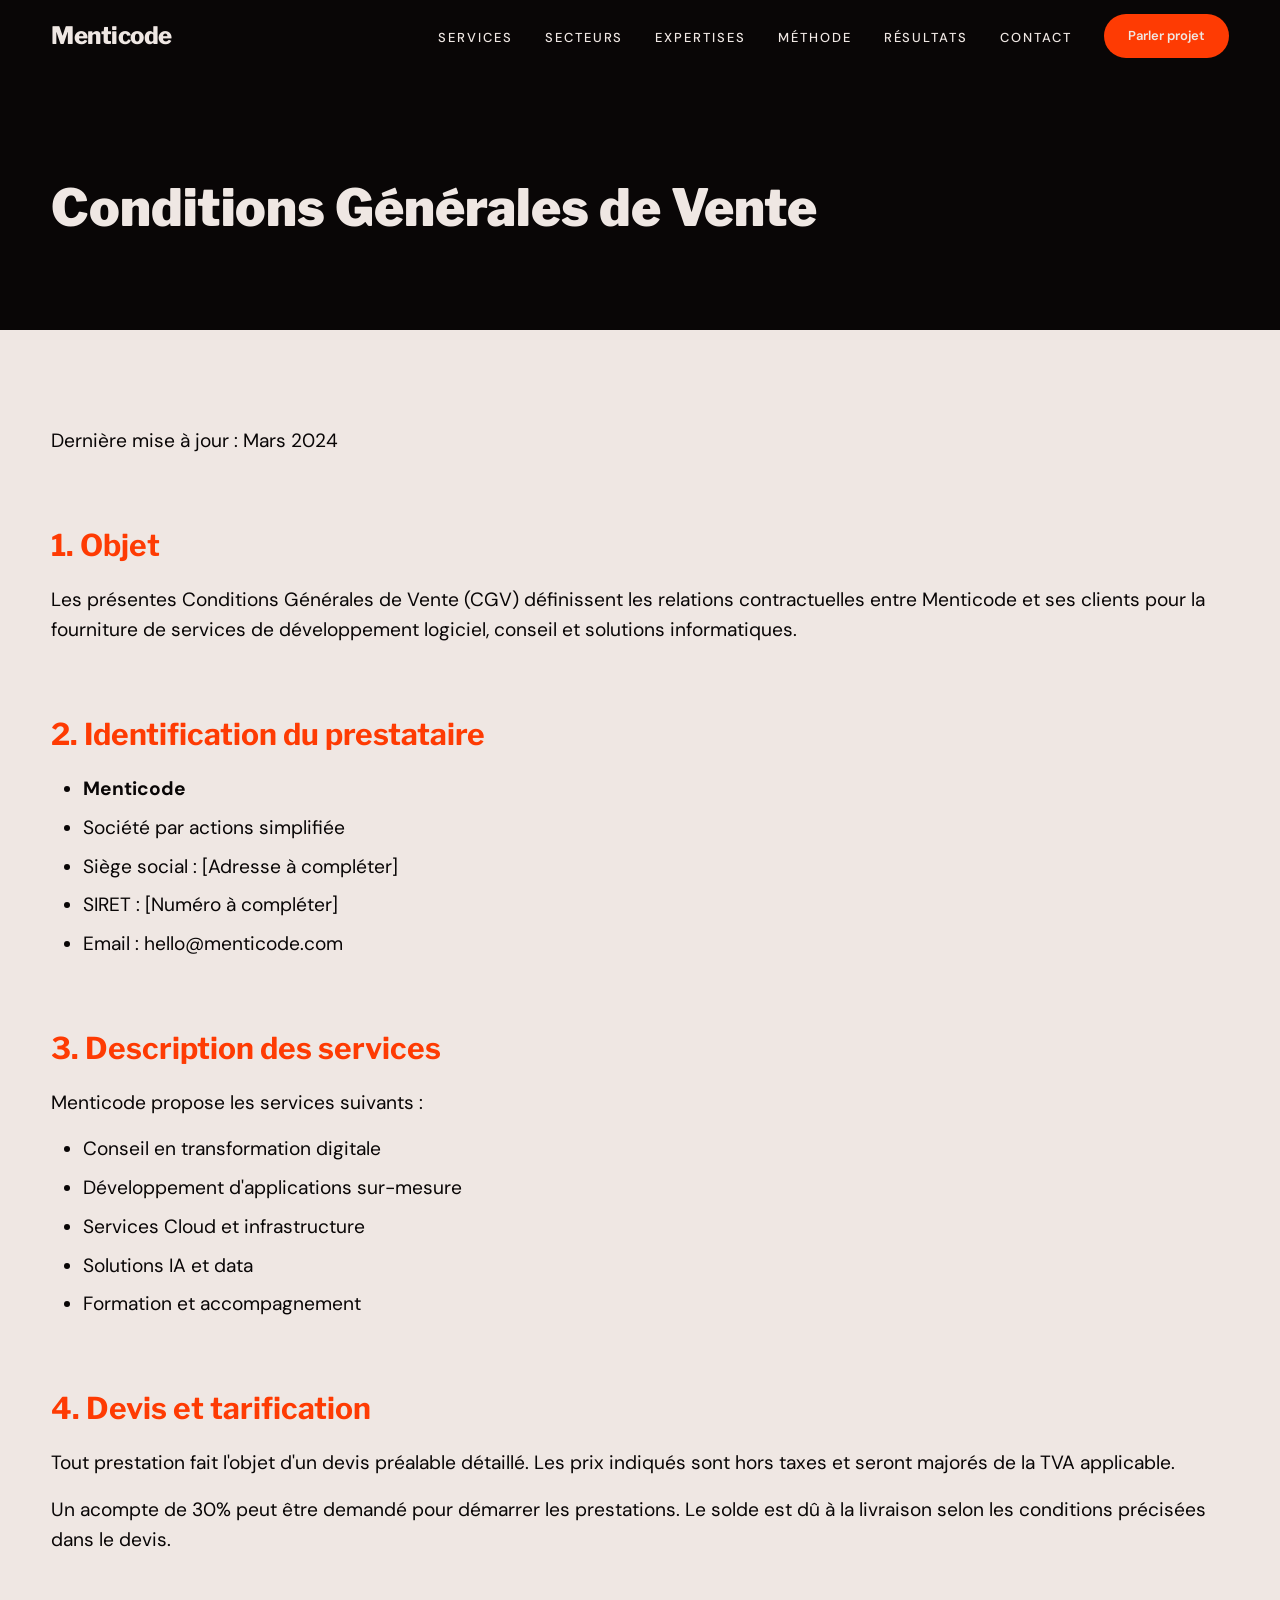
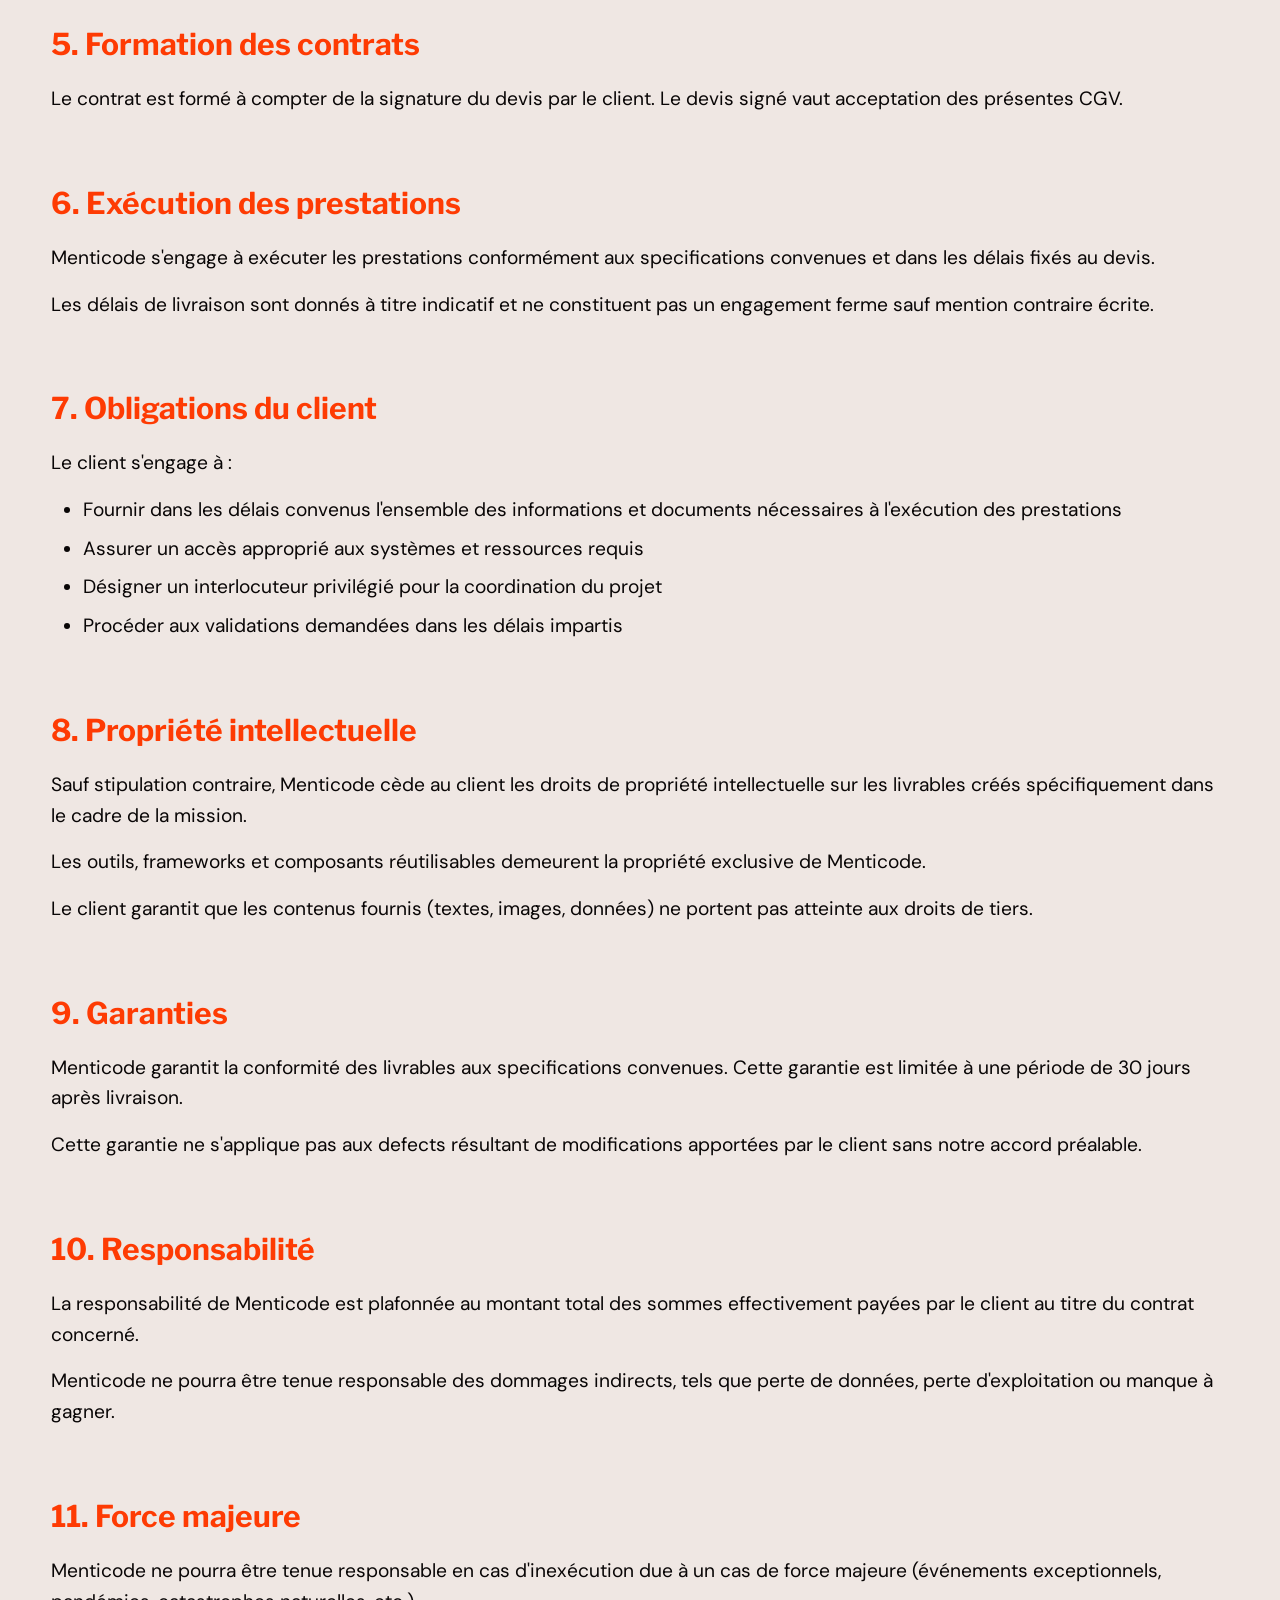
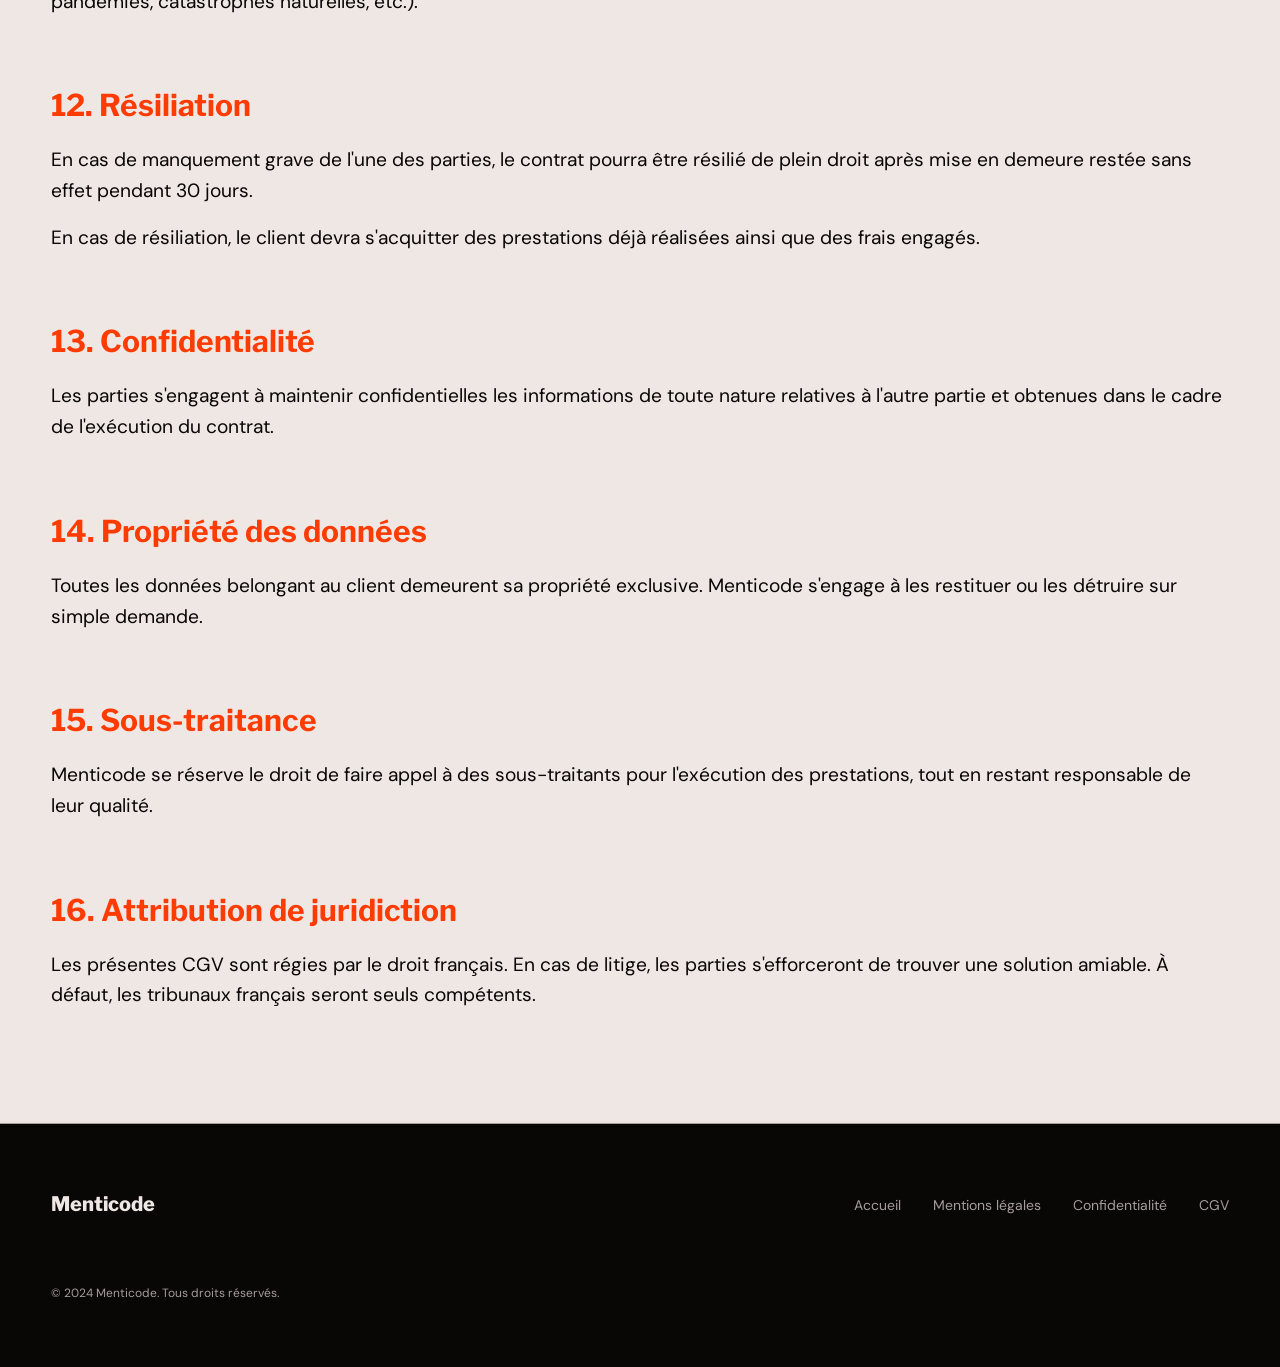
<file: public/cgv.html>
<!DOCTYPE html>
<html lang="fr">
<head>
  <meta charset="UTF-8">
  <meta name="viewport" content="width=device-width, initial-scale=1.0">
  <meta name="description" content="CGV - Menticode">
  <title>CGV - Menticode</title>
  <link rel="preconnect" href="https://fonts.googleapis.com">
  <link rel="preconnect" href="https://fonts.gstatic.com" crossorigin>
  <link href="https://fonts.googleapis.com/css2?family=DM+Sans:ital,opsz,wght@0,9..40,300;0,9..40,400;0,9..40,500;0,9..40,700;0,9..40,900;1,9..40,300;1,9..40,400;1,9..40,700&family=Libre+Franklin:wght@900&display=swap" rel="stylesheet">
  <style>
    :root {
      --color-cream: #EFE7E3;
      --color-ash: #A59D9C;
      --color-black: #090606;
      --color-orange: #FE3B03;
      --color-orange2: #FE4B12;
      --font-display: 'Libre Franklin', sans-serif;
      --font-body: 'DM Sans', sans-serif;
      --text-sm: clamp(13px, 1vw, 15px);
      --text-md: clamp(16px, 1.5vw, 20px);
      --text-lg: clamp(22px, 2.5vw, 30px);
      --text-xl: clamp(32px, 4vw, 52px);
      --space-xs: 8px;
      --space-sm: 16px;
      --space-md: 32px;
      --space-lg: 64px;
      --space-xl: 96px;
      --container-max: 1440px;
      --nav-height: 72px;
      --ease-out-expo: cubic-bezier(0.16, 1, 0.3, 1);
    }

    *, *::before, *::after {
      box-sizing: border-box;
      margin: 0;
      padding: 0;
    }

    html {
      scroll-behavior: smooth;
    }

    body {
      font-family: var(--font-body);
      font-size: var(--text-md);
      line-height: 1.6;
      background: var(--color-cream);
      color: var(--color-black);
      overflow-x: hidden;
    }

    ::selection {
      background: var(--color-orange);
      color: var(--color-cream);
    }

    :focus-visible {
      outline: 2px solid var(--color-orange);
      outline-offset: 3px;
    }

    a {
      color: inherit;
      text-decoration: none;
    }

    button {
      font-family: inherit;
      cursor: pointer;
      border: none;
      background: none;
    }

    .container {
      max-width: var(--container-max);
      margin: 0 auto;
      padding: 0 clamp(24px, 4vw, 80px);
    }

    .nav {
      position: fixed;
      top: 0;
      left: 0;
      right: 0;
      height: var(--nav-height);
      z-index: 1000;
      transition: background 0.3s ease, backdrop-filter 0.3s ease;
      background: var(--color-black);
    }

    .nav.scrolled {
      background: rgba(239, 231, 227, 0.9);
      backdrop-filter: blur(12px);
      border-bottom: 1px solid var(--color-ash);
    }

    .nav.scrolled .logo {
      color: var(--color-black);
    }

    .nav.scrolled .nav-links a {
      color: var(--color-black);
    }

    .nav-inner {
      display: flex;
      align-items: center;
      justify-content: space-between;
      height: 100%;
    }

    .logo {
      font-family: var(--font-display);
      font-size: 1.5rem;
      font-weight: 800;
      letter-spacing: -0.02em;
      color: var(--color-cream);
    }

    .nav-right {
      display: flex;
      align-items: center;
      gap: 32px;
    }

    .nav-links {
      display: flex;
      align-items: center;
      gap: 32px;
      list-style: none;
    }

    .nav-links a {
      font-size: var(--text-sm);
      font-weight: 500;
      text-transform: uppercase;
      letter-spacing: 0.15em;
      position: relative;
      transition: color 0.2s;
      color: var(--color-cream);
    }

    .nav-links a::after {
      content: '';
      position: absolute;
      bottom: -4px;
      left: 0;
      width: 0;
      height: 1px;
      background: var(--color-orange);
      transition: width 0.3s var(--ease-out-expo);
    }

    .nav-links a:hover {
      color: var(--color-orange);
    }

    .nav-links a:hover::after {
      width: 100%;
    }

    .btn {
      display: inline-flex;
      align-items: center;
      gap: 8px;
      padding: 12px 24px;
      font-size: var(--text-sm);
      font-weight: 600;
      border-radius: 100px;
      transition: all 0.3s var(--ease-out-expo);
    }

    .btn-primary {
      background: var(--color-orange);
      color: var(--color-cream);
    }

    .btn-primary:hover {
      background: var(--color-orange2);
      transform: translateY(-2px);
    }

    .menu-toggle {
      display: none;
      flex-direction: column;
      justify-content: center;
      align-items: center;
      width: 40px;
      height: 40px;
      gap: 6px;
      cursor: pointer;
      z-index: 1001;
      position: relative;
    }

    .menu-toggle span {
      width: 24px;
      height: 2px;
      background: var(--color-cream);
      transition: transform 0.3s ease, opacity 0.3s ease;
    }

    .nav.scrolled .menu-toggle span {
      background: var(--color-black);
    }

    .mobile-menu {
      position: fixed;
      top: 0;
      right: 0;
      width: 100%;
      max-width: 400px;
      height: 100vh;
      background: var(--color-black);
      z-index: 2000;
      transform: translateX(100%);
      transition: transform 0.4s cubic-bezier(0.16, 1, 0.3, 1);
      display: flex;
      flex-direction: column;
      padding: 100px 32px 32px;
    }

    .mobile-menu.open {
      transform: translateX(0);
    }

    .mobile-menu-overlay {
      position: fixed;
      top: 0;
      left: 0;
      width: 100%;
      height: 100%;
      background: rgba(0, 0, 0, 0.5);
      backdrop-filter: blur(4px);
      z-index: 1999;
      opacity: 0;
      visibility: hidden;
      transition: opacity 0.3s ease, visibility 0.3s ease;
    }

    .mobile-menu-overlay.open {
      opacity: 1;
      visibility: visible;
    }

    .mobile-menu-close {
      position: absolute;
      top: 24px;
      right: 24px;
      width: 40px;
      height: 40px;
      display: flex;
      align-items: center;
      justify-content: center;
      cursor: pointer;
      color: var(--color-cream);
    }

    .mobile-nav-links {
      list-style: none;
      display: flex;
      flex-direction: column;
      gap: 8px;
    }

    .mobile-nav-links a {
      font-family: var(--font-display);
      font-size: var(--text-xl);
      font-weight: 800;
      color: var(--color-cream);
      display: block;
      padding: 12px 0;
    }

    .mobile-menu-cta {
      margin-top: auto;
      padding-top: 32px;
    }

    .page-header {
      padding: calc(var(--nav-height) + var(--space-xl)) 0 var(--space-lg);
      background: var(--color-black);
      color: var(--color-cream);
    }

    .page-header h1 {
      font-family: var(--font-display);
      font-size: var(--text-xl);
      font-weight: 900;
      margin-bottom: var(--space-sm);
    }

    .page-content {
      padding: var(--space-xl) 0;
    }

    .page-content h2 {
      font-family: var(--font-display);
      font-size: var(--text-lg);
      font-weight: 700;
      margin: var(--space-lg) 0 var(--space-sm);
      color: var(--color-orange);
    }

    .page-content h3 {
      font-family: var(--font-display);
      font-size: var(--text-md);
      font-weight: 700;
      margin: var(--space-md) 0 var(--space-sm);
    }

    .page-content p {
      margin-bottom: var(--space-sm);
      color: var(--color-black);
    }

    .page-content ul {
      margin: var(--space-sm) 0 var(--space-md) var(--space-md);
    }

    .page-content li {
      margin-bottom: 8px;
      color: var(--color-black);
    }

    .footer {
      background: var(--color-black);
      color: var(--color-cream);
      padding: var(--space-lg) 0;
      border-top: 1px solid var(--color-ash);
    }

    .footer-inner {
      display: flex;
      justify-content: space-between;
      align-items: center;
      flex-wrap: wrap;
      gap: var(--space-md);
    }

    .footer-brand {
      font-family: var(--font-display);
      font-size: 1.25rem;
      font-weight: 800;
    }

    .footer-links {
      display: flex;
      gap: var(--space-md);
      list-style: none;
    }

    .footer-links a {
      font-size: 14px;
      color: var(--color-ash);
      transition: color 0.2s;
    }

    .footer-links a:hover {
      color: var(--color-orange);
    }

    .footer-copy {
      font-size: 12px;
      color: var(--color-ash);
      margin-top: var(--space-md);
      width: 100%;
    }

    @media (max-width: 1024px) {
      .nav-links {
        display: none;
      }

      .menu-toggle {
        display: flex;
      }

      .nav-inner {
        display: flex;
        justify-content: space-between;
        align-items: center;
      }

      .logo {
        order: 1;
      }

      .nav-right {
        order: 2;
        display: flex;
        align-items: center;
        gap: 12px;
      }

      .nav.scrolled .menu-toggle span {
        background: var(--color-black);
      }

      .nav.scrolled .nav-right .btn-primary {
        background: var(--color-black);
        color: var(--color-cream);
      }
    }

    @media (max-width: 768px) {
      :root {
        --nav-height: 64px;
      }
    }
  </style>
</head>
<body>
  <nav class="nav">
    <div class="container nav-inner">
      <a href="/" class="logo">Menticode</a>
      <div class="nav-right">
        <ul class="nav-links">
          <li><a href="/#services">Services</a></li>
          <li><a href="/#secteurs">Secteurs</a></li>
          <li><a href="/#expertises">Expertises</a></li>
          <li><a href="/#method">Méthode</a></li>
          <li><a href="/#cases">Résultats</a></li>
          <li><a href="/#contact">Contact</a></li>
        </ul>
        <a href="/#contact" class="btn btn-primary">Parler projet</a>
        <button class="menu-toggle" aria-label="Menu">
          <span></span>
          <span></span>
          <span></span>
        </button>
      </div>
    </div>
  </nav>

  <div class="mobile-menu-overlay"></div>
  <div class="mobile-menu">
    <button class="mobile-menu-close" aria-label="Fermer le menu">
      <svg width="24" height="24" viewBox="0 0 24 24" fill="none" stroke="currentColor" stroke-width="2">
        <line x1="18" y1="6" x2="6" y2="18"></line>
        <line x1="6" y1="6" x2="18" y2="18"></line>
      </svg>
    </button>
    <ul class="mobile-nav-links">
      <li><a href="/#services">Services</a></li>
      <li><a href="/#secteurs">Secteurs</a></li>
      <li><a href="/#expertises">Expertises</a></li>
      <li><a href="/#method">Méthode</a></li>
      <li><a href="/#cases">Résultats</a></li>
      <li><a href="/#contact">Contact</a></li>
    </ul>
    <div class="mobile-menu-cta">
      <a href="/#contact" class="btn btn-primary">Parler projet</a>
    </div>
  </div>

  <header class="page-header">
    <div class="container">
      <h1>Conditions Générales de Vente</h1>
    </div>
  </header>

  <main class="page-content">
    <div class="container">
      <p>Dernière mise à jour : Mars 2024</p>

      <h2>1. Objet</h2>
      <p>Les présentes Conditions Générales de Vente (CGV) définissent les relations contractuelles entre Menticode et ses clients pour la fourniture de services de développement logiciel, conseil et solutions informatiques.</p>

      <h2>2. Identification du prestataire</h2>
      <ul>
        <li><strong>Menticode</strong></li>
        <li>Société par actions simplifiée</li>
        <li>Siège social : [Adresse à compléter]</li>
        <li>SIRET : [Numéro à compléter]</li>
        <li>Email : hello@menticode.com</li>
      </ul>

      <h2>3. Description des services</h2>
      <p>Menticode propose les services suivants :</p>
      <ul>
        <li>Conseil en transformation digitale</li>
        <li>Développement d'applications sur-mesure</li>
        <li>Services Cloud et infrastructure</li>
        <li>Solutions IA et data</li>
        <li>Formation et accompagnement</li>
      </ul>

      <h2>4. Devis et tarification</h2>
      <p>Tout prestation fait l'objet d'un devis préalable détaillé. Les prix indiqués sont hors taxes et seront majorés de la TVA applicable.</p>
      <p>Un acompte de 30% peut être demandé pour démarrer les prestations. Le solde est dû à la livraison selon les conditions précisées dans le devis.</p>

      <h2>5. Formation des contrats</h2>
      <p>Le contrat est formé à compter de la signature du devis par le client. Le devis signé vaut acceptation des présentes CGV.</p>

      <h2>6. Exécution des prestations</h2>
      <p>Menticode s'engage à exécuter les prestations conformément aux specifications convenues et dans les délais fixés au devis.</p>
      <p>Les délais de livraison sont donnés à titre indicatif et ne constituent pas un engagement ferme sauf mention contraire écrite.</p>

      <h2>7. Obligations du client</h2>
      <p>Le client s'engage à :</p>
      <ul>
        <li>Fournir dans les délais convenus l'ensemble des informations et documents nécessaires à l'exécution des prestations</li>
        <li>Assurer un accès approprié aux systèmes et ressources requis</li>
        <li>Désigner un interlocuteur privilégié pour la coordination du projet</li>
        <li>Procéder aux validations demandées dans les délais impartis</li>
      </ul>

      <h2>8. Propriété intellectuelle</h2>
      <p>Sauf stipulation contraire, Menticode cède au client les droits de propriété intellectuelle sur les livrables créés spécifiquement dans le cadre de la mission.</p>
      <p>Les outils, frameworks et composants réutilisables demeurent la propriété exclusive de Menticode.</p>
      <p>Le client garantit que les contenus fournis (textes, images, données) ne portent pas atteinte aux droits de tiers.</p>

      <h2>9. Garanties</h2>
      <p>Menticode garantit la conformité des livrables aux specifications convenues. Cette garantie est limitée à une période de 30 jours après livraison.</p>
      <p>Cette garantie ne s'applique pas aux defects résultant de modifications apportées par le client sans notre accord préalable.</p>

      <h2>10. Responsabilité</h2>
      <p>La responsabilité de Menticode est plafonnée au montant total des sommes effectivement payées par le client au titre du contrat concerné.</p>
      <p>Menticode ne pourra être tenue responsable des dommages indirects, tels que perte de données, perte d'exploitation ou manque à gagner.</p>

      <h2>11. Force majeure</h2>
      <p>Menticode ne pourra être tenue responsable en cas d'inexécution due à un cas de force majeure (événements exceptionnels, pandémies, catastrophes naturelles, etc.).</p>

      <h2>12. Résiliation</h2>
      <p>En cas de manquement grave de l'une des parties, le contrat pourra être résilié de plein droit après mise en demeure restée sans effet pendant 30 jours.</p>
      <p>En cas de résiliation, le client devra s'acquitter des prestations déjà réalisées ainsi que des frais engagés.</p>

      <h2>13. Confidentialité</h2>
      <p>Les parties s'engagent à maintenir confidentielles les informations de toute nature relatives à l'autre partie et obtenues dans le cadre de l'exécution du contrat.</p>

      <h2>14. Propriété des données</h2>
      <p>Toutes les données belongant au client demeurent sa propriété exclusive. Menticode s'engage à les restituer ou les détruire sur simple demande.</p>

      <h2>15. Sous-traitance</h2>
      <p>Menticode se réserve le droit de faire appel à des sous-traitants pour l'exécution des prestations, tout en restant responsable de leur qualité.</p>

      <h2>16. Attribution de juridiction</h2>
      <p>Les présentes CGV sont régies par le droit français. En cas de litige, les parties s'efforceront de trouver une solution amiable. À défaut, les tribunaux français seront seuls compétents.</p>
    </div>
  </main>

  <footer class="footer">
    <div class="container footer-inner">
      <div class="footer-brand">Menticode</div>
      <ul class="footer-links">
        <li><a href="/">Accueil</a></li>
        <li><a href="/mentions-legales.html">Mentions légales</a></li>
        <li><a href="/politique-confidentialite.html">Confidentialité</a></li>
        <li><a href="/cgv.html">CGV</a></li>
      </ul>
      <p class="footer-copy">© 2024 Menticode. Tous droits réservés.</p>
    </div>
  </footer>

  <script>
    const nav = document.querySelector('.nav');
    window.addEventListener('scroll', () => {
      if (window.scrollY > 50) {
        nav.classList.add('scrolled');
      } else {
        nav.classList.remove('scrolled');
      }
    });

    const menuToggle = document.querySelector('.menu-toggle');
    const mobileMenu = document.querySelector('.mobile-menu');
    const mobileOverlay = document.querySelector('.mobile-menu-overlay');
    const mobileClose = document.querySelector('.mobile-menu-close');
    const mobileLinks = document.querySelectorAll('.mobile-nav-links a');

    function openMobileMenu() {
      mobileMenu.classList.add('open');
      mobileOverlay.classList.add('open');
      menuToggle.classList.add('active');
      document.body.style.overflow = 'hidden';
    }

    function closeMobileMenu() {
      mobileMenu.classList.remove('open');
      mobileOverlay.classList.remove('open');
      menuToggle.classList.remove('active');
      document.body.style.overflow = '';
    }

    menuToggle.addEventListener('click', () => {
      if (mobileMenu.classList.contains('open')) {
        closeMobileMenu();
      } else {
        openMobileMenu();
      }
    });

    mobileOverlay.addEventListener('click', closeMobileMenu);
    mobileClose.addEventListener('click', closeMobileMenu);

    mobileLinks.forEach(link => {
      link.addEventListener('click', closeMobileMenu);
    });
  </script>
</body>
</html>
</file>
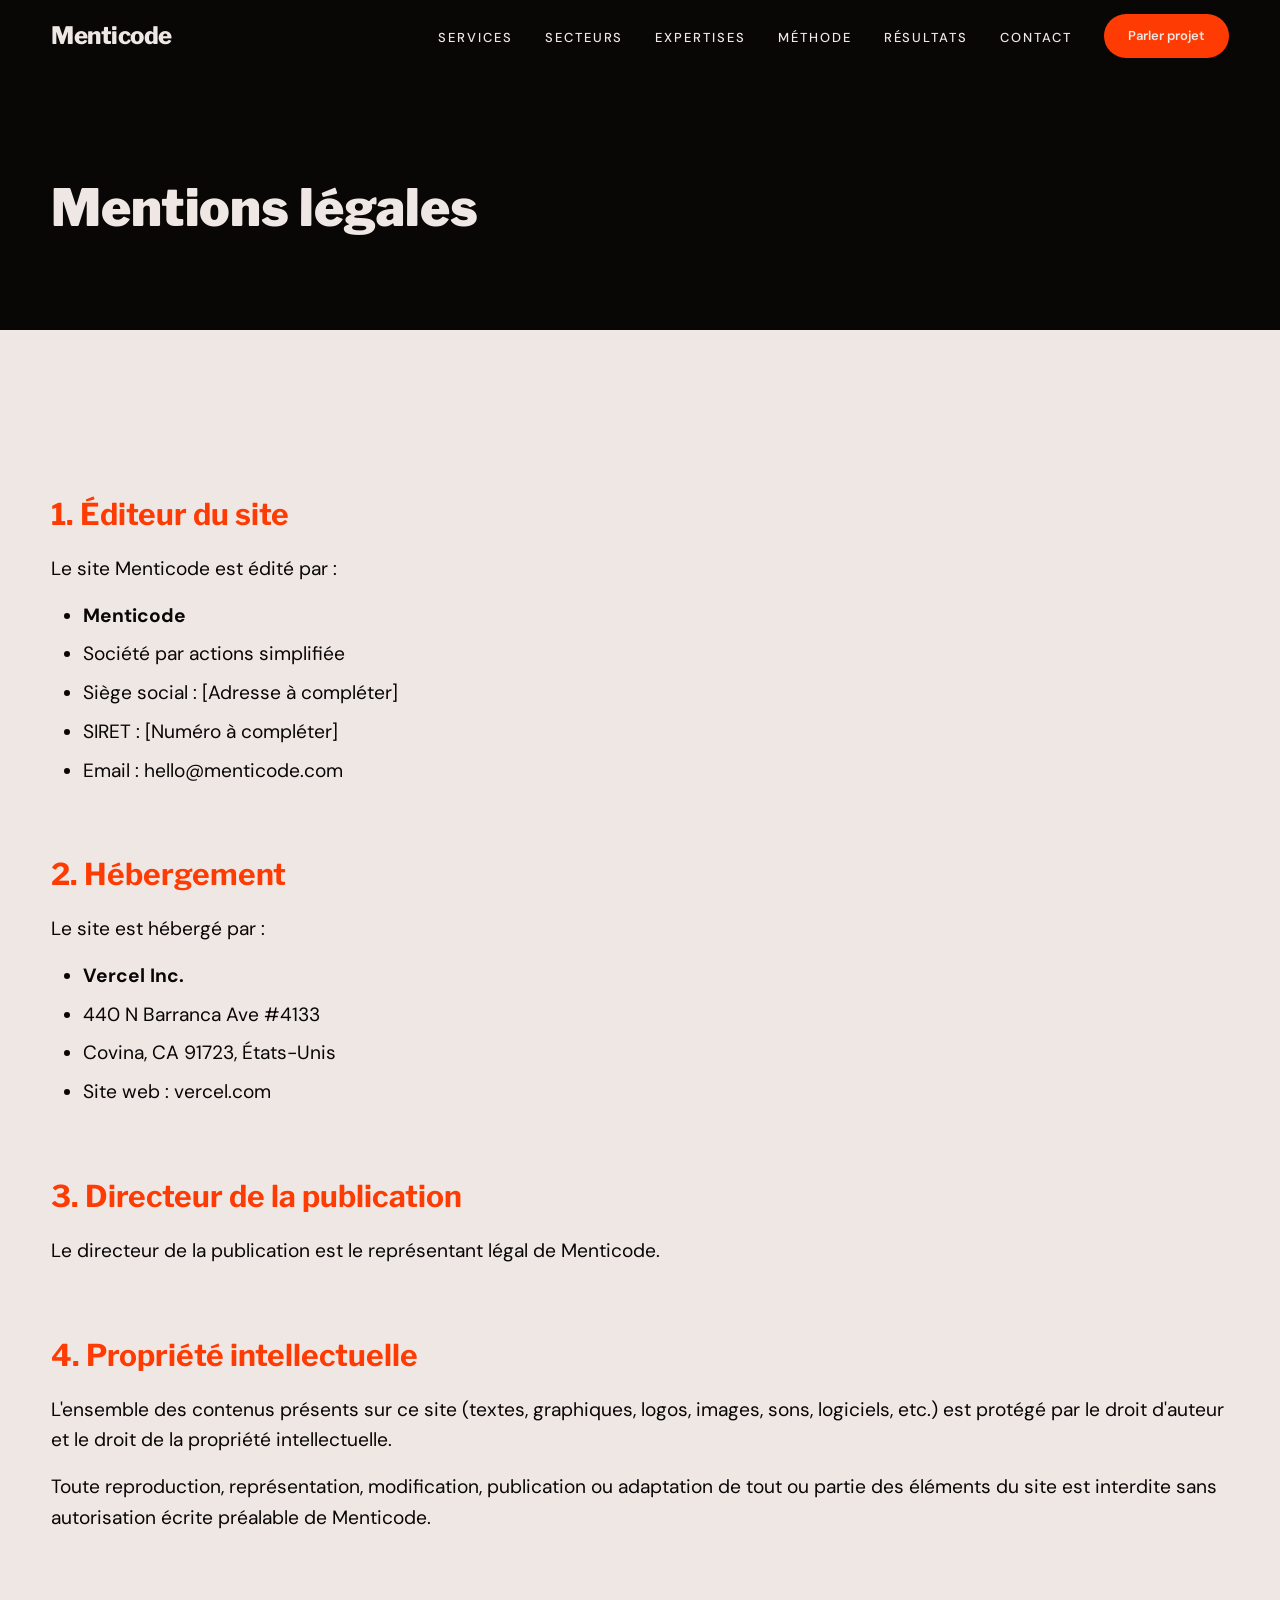
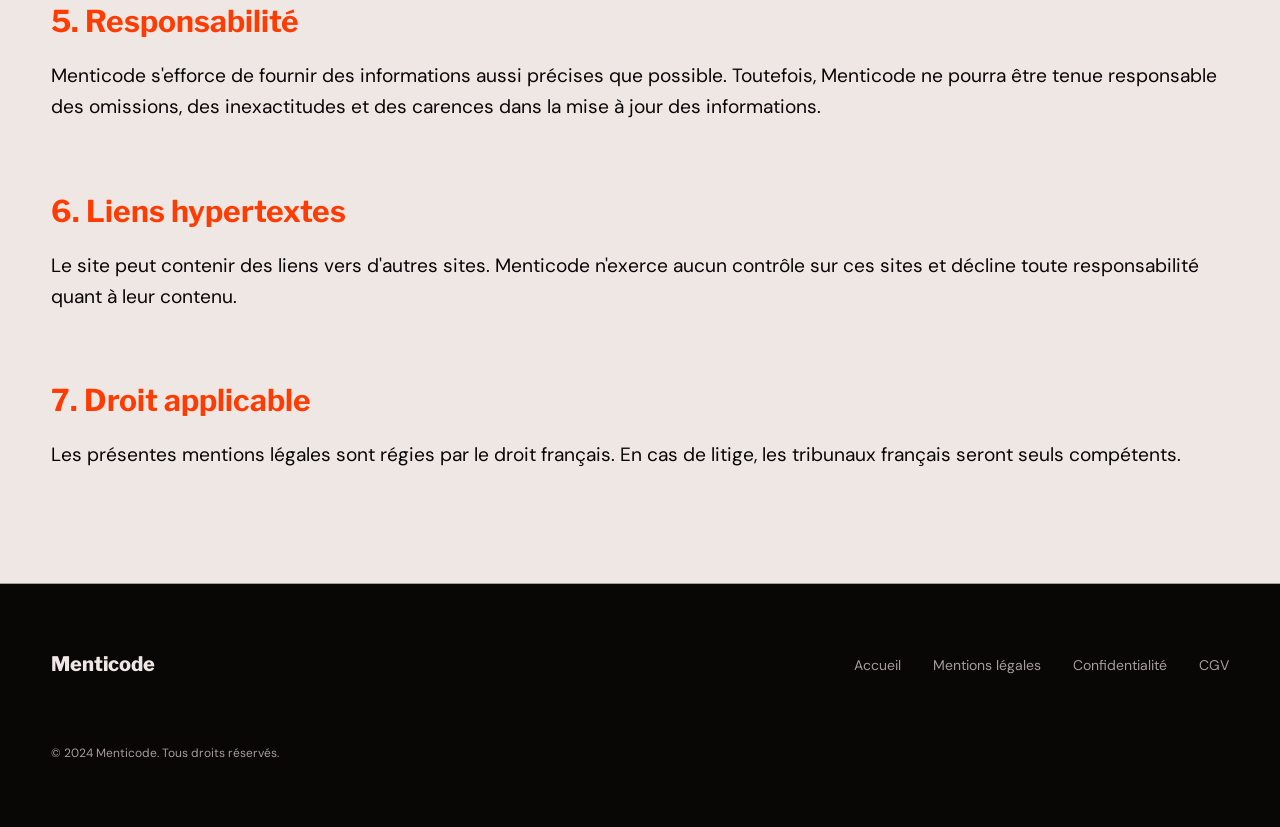
<file: public/mentions-legales.html>
<!DOCTYPE html>
<html lang="fr">
<head>
  <meta charset="UTF-8">
  <meta name="viewport" content="width=device-width, initial-scale=1.0">
  <meta name="description" content="Mentions légales - Menticode">
  <title>Mentions légales - Menticode</title>
  <link rel="preconnect" href="https://fonts.googleapis.com">
  <link rel="preconnect" href="https://fonts.gstatic.com" crossorigin>
  <link href="https://fonts.googleapis.com/css2?family=DM+Sans:ital,opsz,wght@0,9..40,300;0,9..40,400;0,9..40,500;0,9..40,700;0,9..40,900;1,9..40,300;1,9..40,400;1,9..40,700&family=Libre+Franklin:wght@900&display=swap" rel="stylesheet">
  <style>
    :root {
      --color-cream: #EFE7E3;
      --color-blush: #F6BCAD;
      --color-ash: #A59D9C;
      --color-black: #090606;
      --color-orange: #FE3B03;
      --color-orange2: #FE4B12;
      --font-display: 'Libre Franklin', sans-serif;
      --font-body: 'DM Sans', sans-serif;
      --text-sm: clamp(13px, 1vw, 15px);
      --text-md: clamp(16px, 1.5vw, 20px);
      --text-lg: clamp(22px, 2.5vw, 30px);
      --text-xl: clamp(32px, 4vw, 52px);
      --space-xs: 8px;
      --space-sm: 16px;
      --space-md: 32px;
      --space-lg: 64px;
      --space-xl: 96px;
      --container-max: 1440px;
      --nav-height: 72px;
      --ease-out-expo: cubic-bezier(0.16, 1, 0.3, 1);
    }

    *, *::before, *::after {
      box-sizing: border-box;
      margin: 0;
      padding: 0;
    }

    html {
      scroll-behavior: smooth;
    }

    body {
      font-family: var(--font-body);
      font-size: var(--text-md);
      line-height: 1.6;
      background: var(--color-cream);
      color: var(--color-black);
      overflow-x: hidden;
    }

    ::selection {
      background: var(--color-orange);
      color: var(--color-cream);
    }

    :focus-visible {
      outline: 2px solid var(--color-orange);
      outline-offset: 3px;
    }

    a {
      color: inherit;
      text-decoration: none;
    }

    button {
      font-family: inherit;
      cursor: pointer;
      border: none;
      background: none;
    }

    .container {
      max-width: var(--container-max);
      margin: 0 auto;
      padding: 0 clamp(24px, 4vw, 80px);
    }

    .nav {
      position: fixed;
      top: 0;
      left: 0;
      right: 0;
      height: var(--nav-height);
      z-index: 1000;
      transition: background 0.3s ease, backdrop-filter 0.3s ease;
      background: var(--color-black);
    }

    .nav.scrolled {
      background: rgba(239, 231, 227, 0.9);
      backdrop-filter: blur(12px);
      border-bottom: 1px solid var(--color-ash);
    }

    .nav.scrolled .logo {
      color: var(--color-black);
    }

    .nav.scrolled .nav-links a {
      color: var(--color-black);
    }

    .nav-inner {
      display: flex;
      align-items: center;
      justify-content: space-between;
      height: 100%;
    }

    .logo {
      font-family: var(--font-display);
      font-size: 1.5rem;
      font-weight: 800;
      letter-spacing: -0.02em;
      color: var(--color-cream);
    }

    .nav-right {
      display: flex;
      align-items: center;
      gap: 32px;
    }

    .nav-links {
      display: flex;
      align-items: center;
      gap: 32px;
      list-style: none;
    }

    .nav-links a {
      font-size: var(--text-sm);
      font-weight: 500;
      text-transform: uppercase;
      letter-spacing: 0.15em;
      position: relative;
      transition: color 0.2s;
      color: var(--color-cream);
    }

    .nav-links a::after {
      content: '';
      position: absolute;
      bottom: -4px;
      left: 0;
      width: 0;
      height: 1px;
      background: var(--color-orange);
      transition: width 0.3s var(--ease-out-expo);
    }

    .nav-links a:hover {
      color: var(--color-orange);
    }

    .nav-links a:hover::after {
      width: 100%;
    }

    .btn {
      display: inline-flex;
      align-items: center;
      gap: 8px;
      padding: 12px 24px;
      font-size: var(--text-sm);
      font-weight: 600;
      border-radius: 100px;
      transition: all 0.3s var(--ease-out-expo);
    }

    .btn-primary {
      background: var(--color-orange);
      color: var(--color-cream);
    }

    .btn-primary:hover {
      background: var(--color-orange2);
      transform: translateY(-2px);
    }

    .menu-toggle {
      display: none;
      flex-direction: column;
      justify-content: center;
      align-items: center;
      width: 40px;
      height: 40px;
      gap: 6px;
      cursor: pointer;
      z-index: 1001;
      position: relative;
    }

    .menu-toggle span {
      width: 24px;
      height: 2px;
      background: var(--color-cream);
      transition: transform 0.3s ease, opacity 0.3s ease;
    }

    .mobile-menu {
      position: fixed;
      top: 0;
      right: 0;
      width: 100%;
      max-width: 400px;
      height: 100vh;
      background: var(--color-black);
      z-index: 2000;
      transform: translateX(100%);
      transition: transform 0.4s cubic-bezier(0.16, 1, 0.3, 1);
      display: flex;
      flex-direction: column;
      padding: 100px 32px 32px;
    }

    .mobile-menu.open {
      transform: translateX(0);
    }

    .mobile-menu-overlay {
      position: fixed;
      top: 0;
      left: 0;
      width: 100%;
      height: 100%;
      background: rgba(0, 0, 0, 0.5);
      backdrop-filter: blur(4px);
      z-index: 1999;
      opacity: 0;
      visibility: hidden;
      transition: opacity 0.3s ease, visibility 0.3s ease;
    }

    .mobile-menu-overlay.open {
      opacity: 1;
      visibility: visible;
    }

    .mobile-menu-close {
      position: absolute;
      top: 24px;
      right: 24px;
      width: 40px;
      height: 40px;
      display: flex;
      align-items: center;
      justify-content: center;
      cursor: pointer;
      color: var(--color-cream);
    }

    .mobile-nav-links {
      list-style: none;
      display: flex;
      flex-direction: column;
      gap: 8px;
    }

    .mobile-nav-links a {
      font-family: var(--font-display);
      font-size: var(--text-xl);
      font-weight: 800;
      color: var(--color-cream);
      display: block;
      padding: 12px 0;
    }

    .mobile-menu-cta {
      margin-top: auto;
      padding-top: 32px;
    }

    .page-header {
      padding: calc(var(--nav-height) + var(--space-xl)) 0 var(--space-lg);
      background: var(--color-black);
      color: var(--color-cream);
    }

    .page-header h1 {
      font-family: var(--font-display);
      font-size: var(--text-xl);
      font-weight: 900;
      margin-bottom: var(--space-sm);
    }

    .page-content {
      padding: var(--space-xl) 0;
    }

    .page-content h2 {
      font-family: var(--font-display);
      font-size: var(--text-lg);
      font-weight: 700;
      margin: var(--space-lg) 0 var(--space-sm);
      color: var(--color-orange);
    }

    .page-content h3 {
      font-family: var(--font-display);
      font-size: var(--text-md);
      font-weight: 700;
      margin: var(--space-md) 0 var(--space-sm);
    }

    .page-content p {
      margin-bottom: var(--space-sm);
      color: var(--color-black);
    }

    .page-content ul {
      margin: var(--space-sm) 0 var(--space-md) var(--space-md);
    }

    .page-content li {
      margin-bottom: 8px;
      color: var(--color-black);
    }

    .footer {
      background: var(--color-black);
      color: var(--color-cream);
      padding: var(--space-lg) 0;
      border-top: 1px solid var(--color-ash);
    }

    .footer-inner {
      display: flex;
      justify-content: space-between;
      align-items: center;
      flex-wrap: wrap;
      gap: var(--space-md);
    }

    .footer-brand {
      font-family: var(--font-display);
      font-size: 1.25rem;
      font-weight: 800;
    }

    .footer-links {
      display: flex;
      gap: var(--space-md);
      list-style: none;
    }

    .footer-links a {
      font-size: 14px;
      color: var(--color-ash);
      transition: color 0.2s;
    }

    .footer-links a:hover {
      color: var(--color-orange);
    }

    .footer-copy {
      font-size: 12px;
      color: var(--color-ash);
      margin-top: var(--space-md);
      width: 100%;
    }

    @media (max-width: 1024px) {
      .nav-links {
        display: none;
      }

      .menu-toggle {
        display: flex;
      }

      .nav-inner {
        display: flex;
        justify-content: space-between;
        align-items: center;
      }

      .logo {
        order: 1;
      }

      .nav-right {
        order: 2;
        display: flex;
        align-items: center;
        gap: 12px;
      }

      .nav-right .btn-primary {
        order: 1;
      }

      .menu-toggle {
        order: 2;
      }

      .nav.scrolled .menu-toggle span {
        background: var(--color-black);
      }

      .nav.scrolled .nav-right .btn-primary {
        background: var(--color-black);
        color: var(--color-cream);
      }
    }

    @media (max-width: 768px) {
      :root {
        --nav-height: 64px;
      }
    }
  </style>
</head>
<body>
  <nav class="nav">
    <div class="container nav-inner">
      <a href="/" class="logo">Menticode</a>
      <div class="nav-right">
        <ul class="nav-links">
          <li><a href="/#services">Services</a></li>
          <li><a href="/#secteurs">Secteurs</a></li>
          <li><a href="/#expertises">Expertises</a></li>
          <li><a href="/#method">Méthode</a></li>
          <li><a href="/#cases">Résultats</a></li>
          <li><a href="/#contact">Contact</a></li>
        </ul>
        <a href="/#contact" class="btn btn-primary">Parler projet</a>
        <button class="menu-toggle" aria-label="Menu">
          <span></span>
          <span></span>
          <span></span>
        </button>
      </div>
    </div>
  </nav>

  <div class="mobile-menu-overlay"></div>
  <div class="mobile-menu">
    <button class="mobile-menu-close" aria-label="Fermer le menu">
      <svg width="24" height="24" viewBox="0 0 24 24" fill="none" stroke="currentColor" stroke-width="2">
        <line x1="18" y1="6" x2="6" y2="18"></line>
        <line x1="6" y1="6" x2="18" y2="18"></line>
      </svg>
    </button>
    <ul class="mobile-nav-links">
      <li><a href="/#services">Services</a></li>
      <li><a href="/#secteurs">Secteurs</a></li>
      <li><a href="/#expertises">Expertises</a></li>
      <li><a href="/#method">Méthode</a></li>
      <li><a href="/#cases">Résultats</a></li>
      <li><a href="/#contact">Contact</a></li>
    </ul>
    <div class="mobile-menu-cta">
      <a href="/#contact" class="btn btn-primary">Parler projet</a>
    </div>
  </div>

  <header class="page-header">
    <div class="container">
      <h1>Mentions légales</h1>
    </div>
  </header>

  <main class="page-content">
    <div class="container">
      <h2>1. Éditeur du site</h2>
      <p>Le site Menticode est édité par :</p>
      <ul>
        <li><strong>Menticode</strong></li>
        <li>Société par actions simplifiée</li>
        <li>Siège social : [Adresse à compléter]</li>
        <li>SIRET : [Numéro à compléter]</li>
        <li>Email : hello@menticode.com</li>
      </ul>

      <h2>2. Hébergement</h2>
      <p>Le site est hébergé par :</p>
      <ul>
        <li><strong>Vercel Inc.</strong></li>
        <li>440 N Barranca Ave #4133</li>
        <li>Covina, CA 91723, États-Unis</li>
        <li>Site web : vercel.com</li>
      </ul>

      <h2>3. Directeur de la publication</h2>
      <p>Le directeur de la publication est le représentant légal de Menticode.</p>

      <h2>4. Propriété intellectuelle</h2>
      <p>L'ensemble des contenus présents sur ce site (textes, graphiques, logos, images, sons, logiciels, etc.) est protégé par le droit d'auteur et le droit de la propriété intellectuelle.</p>
      <p>Toute reproduction, représentation, modification, publication ou adaptation de tout ou partie des éléments du site est interdite sans autorisation écrite préalable de Menticode.</p>

      <h2>5. Responsabilité</h2>
      <p>Menticode s'efforce de fournir des informations aussi précises que possible. Toutefois, Menticode ne pourra être tenue responsable des omissions, des inexactitudes et des carences dans la mise à jour des informations.</p>

      <h2>6. Liens hypertextes</h2>
      <p>Le site peut contenir des liens vers d'autres sites. Menticode n'exerce aucun contrôle sur ces sites et décline toute responsabilité quant à leur contenu.</p>

      <h2>7. Droit applicable</h2>
      <p>Les présentes mentions légales sont régies par le droit français. En cas de litige, les tribunaux français seront seuls compétents.</p>
    </div>
  </main>

  <footer class="footer">
    <div class="container footer-inner">
      <div class="footer-brand">Menticode</div>
      <ul class="footer-links">
        <li><a href="/">Accueil</a></li>
        <li><a href="/mentions-legales.html">Mentions légales</a></li>
        <li><a href="/politique-confidentialite.html">Confidentialité</a></li>
        <li><a href="/cgv.html">CGV</a></li>
      </ul>
      <p class="footer-copy">© 2024 Menticode. Tous droits réservés.</p>
    </div>
  </footer>

  <script>
    const nav = document.querySelector('.nav');
    window.addEventListener('scroll', () => {
      if (window.scrollY > 50) {
        nav.classList.add('scrolled');
      } else {
        nav.classList.remove('scrolled');
      }
    });

    const menuToggle = document.querySelector('.menu-toggle');
    const mobileMenu = document.querySelector('.mobile-menu');
    const mobileOverlay = document.querySelector('.mobile-menu-overlay');
    const mobileClose = document.querySelector('.mobile-menu-close');
    const mobileLinks = document.querySelectorAll('.mobile-nav-links a');

    function openMobileMenu() {
      mobileMenu.classList.add('open');
      mobileOverlay.classList.add('open');
      menuToggle.classList.add('active');
      document.body.style.overflow = 'hidden';
    }

    function closeMobileMenu() {
      mobileMenu.classList.remove('open');
      mobileOverlay.classList.remove('open');
      menuToggle.classList.remove('active');
      document.body.style.overflow = '';
    }

    menuToggle.addEventListener('click', () => {
      if (mobileMenu.classList.contains('open')) {
        closeMobileMenu();
      } else {
        openMobileMenu();
      }
    });

    mobileOverlay.addEventListener('click', closeMobileMenu);
    mobileClose.addEventListener('click', closeMobileMenu);

    mobileLinks.forEach(link => {
      link.addEventListener('click', closeMobileMenu);
    });
  </script>
</body>
</html>
</file>
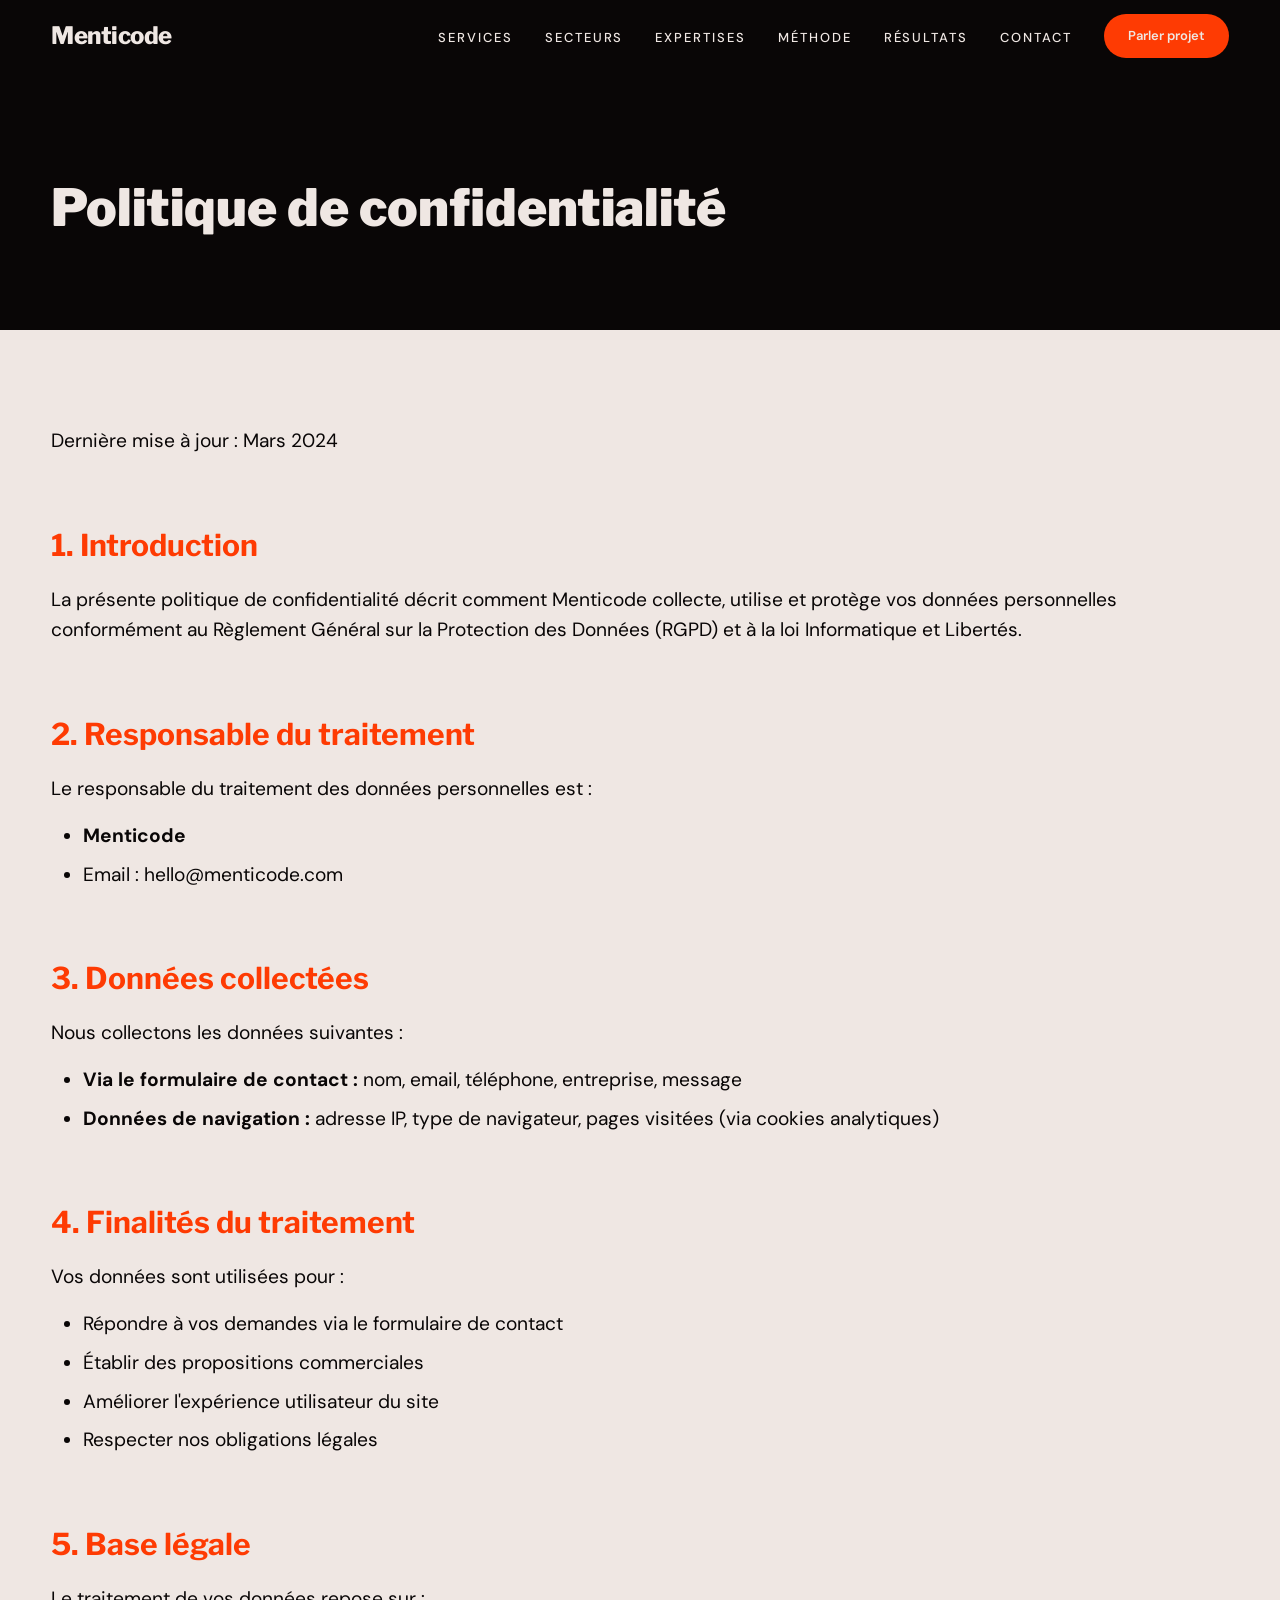
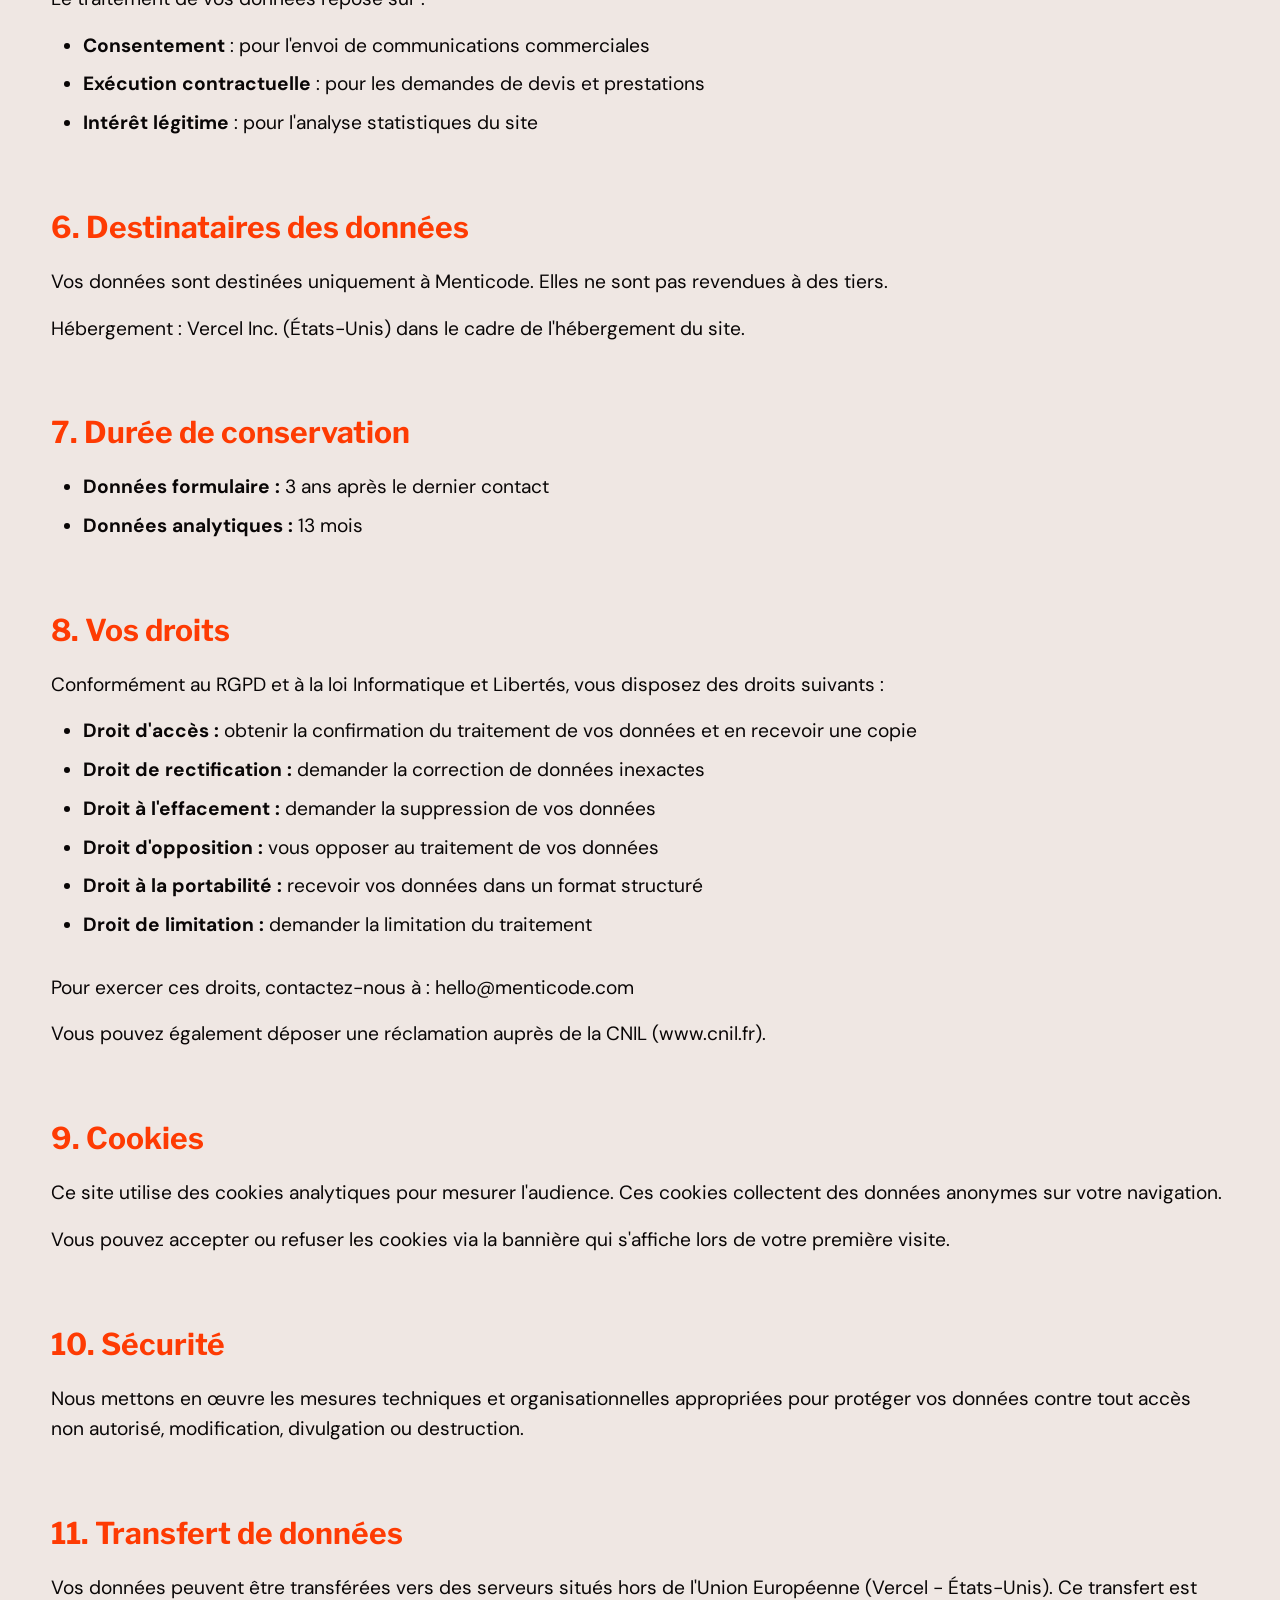
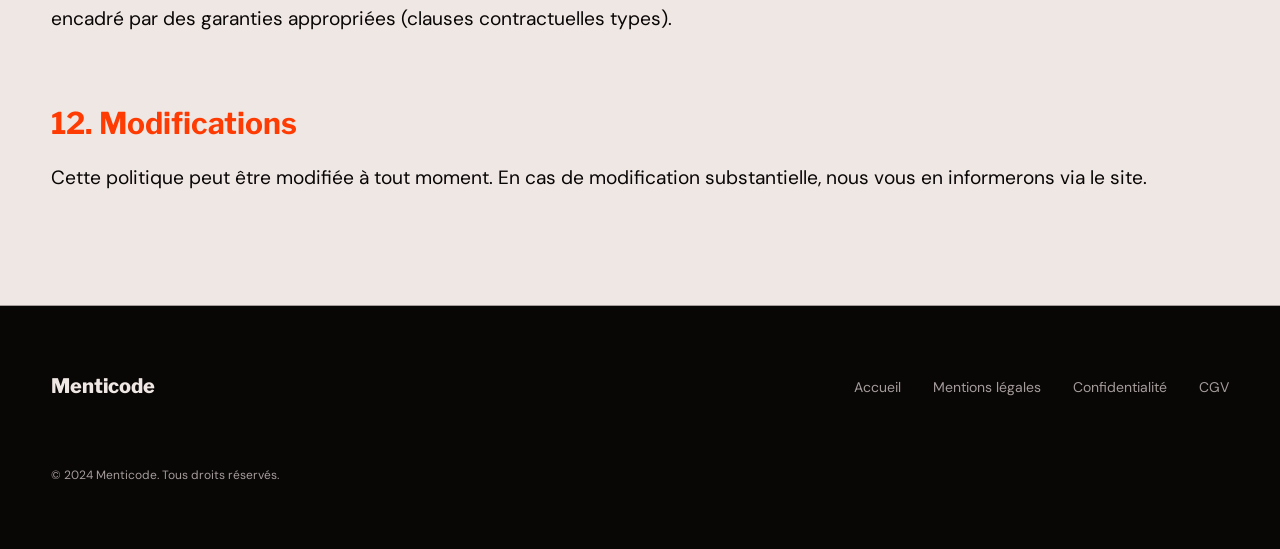
<file: public/politique-confidentialite.html>
<!DOCTYPE html>
<html lang="fr">
<head>
  <meta charset="UTF-8">
  <meta name="viewport" content="width=device-width, initial-scale=1.0">
  <meta name="description" content="Politique de confidentialité - Menticode">
  <title>Politique de confidentialité - Menticode</title>
  <link rel="preconnect" href="https://fonts.googleapis.com">
  <link rel="preconnect" href="https://fonts.gstatic.com" crossorigin>
  <link href="https://fonts.googleapis.com/css2?family=DM+Sans:ital,opsz,wght@0,9..40,300;0,9..40,400;0,9..40,500;0,9..40,700;0,9..40,900;1,9..40,300;1,9..40,400;1,9..40,700&family=Libre+Franklin:wght@900&display=swap" rel="stylesheet">
  <style>
    :root {
      --color-cream: #EFE7E3;
      --color-ash: #A59D9C;
      --color-black: #090606;
      --color-orange: #FE3B03;
      --color-orange2: #FE4B12;
      --font-display: 'Libre Franklin', sans-serif;
      --font-body: 'DM Sans', sans-serif;
      --text-sm: clamp(13px, 1vw, 15px);
      --text-md: clamp(16px, 1.5vw, 20px);
      --text-lg: clamp(22px, 2.5vw, 30px);
      --text-xl: clamp(32px, 4vw, 52px);
      --space-xs: 8px;
      --space-sm: 16px;
      --space-md: 32px;
      --space-lg: 64px;
      --space-xl: 96px;
      --container-max: 1440px;
      --nav-height: 72px;
      --ease-out-expo: cubic-bezier(0.16, 1, 0.3, 1);
    }

    *, *::before, *::after {
      box-sizing: border-box;
      margin: 0;
      padding: 0;
    }

    html {
      scroll-behavior: smooth;
    }

    body {
      font-family: var(--font-body);
      font-size: var(--text-md);
      line-height: 1.6;
      background: var(--color-cream);
      color: var(--color-black);
      overflow-x: hidden;
    }

    ::selection {
      background: var(--color-orange);
      color: var(--color-cream);
    }

    :focus-visible {
      outline: 2px solid var(--color-orange);
      outline-offset: 3px;
    }

    a {
      color: inherit;
      text-decoration: none;
    }

    button {
      font-family: inherit;
      cursor: pointer;
      border: none;
      background: none;
    }

    .container {
      max-width: var(--container-max);
      margin: 0 auto;
      padding: 0 clamp(24px, 4vw, 80px);
    }

    .nav {
      position: fixed;
      top: 0;
      left: 0;
      right: 0;
      height: var(--nav-height);
      z-index: 1000;
      transition: background 0.3s ease, backdrop-filter 0.3s ease;
      background: var(--color-black);
    }

    .nav.scrolled {
      background: rgba(239, 231, 227, 0.9);
      backdrop-filter: blur(12px);
      border-bottom: 1px solid var(--color-ash);
    }

    .nav.scrolled .logo {
      color: var(--color-black);
    }

    .nav.scrolled .nav-links a {
      color: var(--color-black);
    }

    .nav-inner {
      display: flex;
      align-items: center;
      justify-content: space-between;
      height: 100%;
    }

    .logo {
      font-family: var(--font-display);
      font-size: 1.5rem;
      font-weight: 800;
      letter-spacing: -0.02em;
      color: var(--color-cream);
    }

    .nav-right {
      display: flex;
      align-items: center;
      gap: 32px;
    }

    .nav-links {
      display: flex;
      align-items: center;
      gap: 32px;
      list-style: none;
    }

    .nav-links a {
      font-size: var(--text-sm);
      font-weight: 500;
      text-transform: uppercase;
      letter-spacing: 0.15em;
      position: relative;
      transition: color 0.2s;
      color: var(--color-cream);
    }

    .nav-links a::after {
      content: '';
      position: absolute;
      bottom: -4px;
      left: 0;
      width: 0;
      height: 1px;
      background: var(--color-orange);
      transition: width 0.3s var(--ease-out-expo);
    }

    .nav-links a:hover {
      color: var(--color-orange);
    }

    .nav-links a:hover::after {
      width: 100%;
    }

    .btn {
      display: inline-flex;
      align-items: center;
      gap: 8px;
      padding: 12px 24px;
      font-size: var(--text-sm);
      font-weight: 600;
      border-radius: 100px;
      transition: all 0.3s var(--ease-out-expo);
    }

    .btn-primary {
      background: var(--color-orange);
      color: var(--color-cream);
    }

    .btn-primary:hover {
      background: var(--color-orange2);
      transform: translateY(-2px);
    }

    .menu-toggle {
      display: none;
      flex-direction: column;
      justify-content: center;
      align-items: center;
      width: 40px;
      height: 40px;
      gap: 6px;
      cursor: pointer;
      z-index: 1001;
      position: relative;
    }

    .menu-toggle span {
      width: 24px;
      height: 2px;
      background: var(--color-cream);
      transition: transform 0.3s ease, opacity 0.3s ease;
    }

    .nav.scrolled .menu-toggle span {
      background: var(--color-black);
    }

    .mobile-menu {
      position: fixed;
      top: 0;
      right: 0;
      width: 100%;
      max-width: 400px;
      height: 100vh;
      background: var(--color-black);
      z-index: 2000;
      transform: translateX(100%);
      transition: transform 0.4s cubic-bezier(0.16, 1, 0.3, 1);
      display: flex;
      flex-direction: column;
      padding: 100px 32px 32px;
    }

    .mobile-menu.open {
      transform: translateX(0);
    }

    .mobile-menu-overlay {
      position: fixed;
      top: 0;
      left: 0;
      width: 100%;
      height: 100%;
      background: rgba(0, 0, 0, 0.5);
      backdrop-filter: blur(4px);
      z-index: 1999;
      opacity: 0;
      visibility: hidden;
      transition: opacity 0.3s ease, visibility 0.3s ease;
    }

    .mobile-menu-overlay.open {
      opacity: 1;
      visibility: visible;
    }

    .mobile-menu-close {
      position: absolute;
      top: 24px;
      right: 24px;
      width: 40px;
      height: 40px;
      display: flex;
      align-items: center;
      justify-content: center;
      cursor: pointer;
      color: var(--color-cream);
    }

    .mobile-nav-links {
      list-style: none;
      display: flex;
      flex-direction: column;
      gap: 8px;
    }

    .mobile-nav-links a {
      font-family: var(--font-display);
      font-size: var(--text-xl);
      font-weight: 800;
      color: var(--color-cream);
      display: block;
      padding: 12px 0;
    }

    .mobile-menu-cta {
      margin-top: auto;
      padding-top: 32px;
    }

    .page-header {
      padding: calc(var(--nav-height) + var(--space-xl)) 0 var(--space-lg);
      background: var(--color-black);
      color: var(--color-cream);
    }

    .page-header h1 {
      font-family: var(--font-display);
      font-size: var(--text-xl);
      font-weight: 900;
      margin-bottom: var(--space-sm);
    }

    .page-content {
      padding: var(--space-xl) 0;
    }

    .page-content h2 {
      font-family: var(--font-display);
      font-size: var(--text-lg);
      font-weight: 700;
      margin: var(--space-lg) 0 var(--space-sm);
      color: var(--color-orange);
    }

    .page-content h3 {
      font-family: var(--font-display);
      font-size: var(--text-md);
      font-weight: 700;
      margin: var(--space-md) 0 var(--space-sm);
    }

    .page-content p {
      margin-bottom: var(--space-sm);
      color: var(--color-black);
    }

    .page-content ul {
      margin: var(--space-sm) 0 var(--space-md) var(--space-md);
    }

    .page-content li {
      margin-bottom: 8px;
      color: var(--color-black);
    }

    .footer {
      background: var(--color-black);
      color: var(--color-cream);
      padding: var(--space-lg) 0;
      border-top: 1px solid var(--color-ash);
    }

    .footer-inner {
      display: flex;
      justify-content: space-between;
      align-items: center;
      flex-wrap: wrap;
      gap: var(--space-md);
    }

    .footer-brand {
      font-family: var(--font-display);
      font-size: 1.25rem;
      font-weight: 800;
    }

    .footer-links {
      display: flex;
      gap: var(--space-md);
      list-style: none;
    }

    .footer-links a {
      font-size: 14px;
      color: var(--color-ash);
      transition: color 0.2s;
    }

    .footer-links a:hover {
      color: var(--color-orange);
    }

    .footer-copy {
      font-size: 12px;
      color: var(--color-ash);
      margin-top: var(--space-md);
      width: 100%;
    }

    @media (max-width: 1024px) {
      .nav-links {
        display: none;
      }

      .menu-toggle {
        display: flex;
      }

      .nav-inner {
        display: flex;
        justify-content: space-between;
        align-items: center;
      }

      .logo {
        order: 1;
      }

      .nav-right {
        order: 2;
        display: flex;
        align-items: center;
        gap: 12px;
      }

      .nav.scrolled .menu-toggle span {
        background: var(--color-black);
      }

      .nav.scrolled .nav-right .btn-primary {
        background: var(--color-black);
        color: var(--color-cream);
      }
    }

    @media (max-width: 768px) {
      :root {
        --nav-height: 64px;
      }
    }
  </style>
</head>
<body>
  <nav class="nav">
    <div class="container nav-inner">
      <a href="/" class="logo">Menticode</a>
      <div class="nav-right">
        <ul class="nav-links">
          <li><a href="/#services">Services</a></li>
          <li><a href="/#secteurs">Secteurs</a></li>
          <li><a href="/#expertises">Expertises</a></li>
          <li><a href="/#method">Méthode</a></li>
          <li><a href="/#cases">Résultats</a></li>
          <li><a href="/#contact">Contact</a></li>
        </ul>
        <a href="/#contact" class="btn btn-primary">Parler projet</a>
        <button class="menu-toggle" aria-label="Menu">
          <span></span>
          <span></span>
          <span></span>
        </button>
      </div>
    </div>
  </nav>

  <div class="mobile-menu-overlay"></div>
  <div class="mobile-menu">
    <button class="mobile-menu-close" aria-label="Fermer le menu">
      <svg width="24" height="24" viewBox="0 0 24 24" fill="none" stroke="currentColor" stroke-width="2">
        <line x1="18" y1="6" x2="6" y2="18"></line>
        <line x1="6" y1="6" x2="18" y2="18"></line>
      </svg>
    </button>
    <ul class="mobile-nav-links">
      <li><a href="/#services">Services</a></li>
      <li><a href="/#secteurs">Secteurs</a></li>
      <li><a href="/#expertises">Expertises</a></li>
      <li><a href="/#method">Méthode</a></li>
      <li><a href="/#cases">Résultats</a></li>
      <li><a href="/#contact">Contact</a></li>
    </ul>
    <div class="mobile-menu-cta">
      <a href="/#contact" class="btn btn-primary">Parler projet</a>
    </div>
  </div>

  <header class="page-header">
    <div class="container">
      <h1>Politique de confidentialité</h1>
    </div>
  </header>

  <main class="page-content">
    <div class="container">
      <p>Dernière mise à jour : Mars 2024</p>

      <h2>1. Introduction</h2>
      <p>La présente politique de confidentialité décrit comment Menticode collecte, utilise et protège vos données personnelles conformément au Règlement Général sur la Protection des Données (RGPD) et à la loi Informatique et Libertés.</p>

      <h2>2. Responsable du traitement</h2>
      <p>Le responsable du traitement des données personnelles est :</p>
      <ul>
        <li><strong>Menticode</strong></li>
        <li>Email : hello@menticode.com</li>
      </ul>

      <h2>3. Données collectées</h2>
      <p>Nous collectons les données suivantes :</p>
      <ul>
        <li><strong>Via le formulaire de contact :</strong> nom, email, téléphone, entreprise, message</li>
        <li><strong>Données de navigation :</strong> adresse IP, type de navigateur, pages visitées (via cookies analytiques)</li>
      </ul>

      <h2>4. Finalités du traitement</h2>
      <p>Vos données sont utilisées pour :</p>
      <ul>
        <li>Répondre à vos demandes via le formulaire de contact</li>
        <li>Établir des propositions commerciales</li>
        <li>Améliorer l'expérience utilisateur du site</li>
        <li>Respecter nos obligations légales</li>
      </ul>

      <h2>5. Base légale</h2>
      <p>Le traitement de vos données repose sur :</p>
      <ul>
        <li><strong>Consentement</strong> : pour l'envoi de communications commerciales</li>
        <li><strong>Exécution contractuelle</strong> : pour les demandes de devis et prestations</li>
        <li><strong>Intérêt légitime</strong> : pour l'analyse statistiques du site</li>
      </ul>

      <h2>6. Destinataires des données</h2>
      <p>Vos données sont destinées uniquement à Menticode. Elles ne sont pas revendues à des tiers.</p>
      <p>Hébergement : Vercel Inc. (États-Unis) dans le cadre de l'hébergement du site.</p>

      <h2>7. Durée de conservation</h2>
      <ul>
        <li><strong>Données formulaire :</strong> 3 ans après le dernier contact</li>
        <li><strong>Données analytiques :</strong> 13 mois</li>
      </ul>

      <h2>8. Vos droits</h2>
      <p>Conformément au RGPD et à la loi Informatique et Libertés, vous disposez des droits suivants :</p>
      <ul>
        <li><strong>Droit d'accès :</strong> obtenir la confirmation du traitement de vos données et en recevoir une copie</li>
        <li><strong>Droit de rectification :</strong> demander la correction de données inexactes</li>
        <li><strong>Droit à l'effacement :</strong> demander la suppression de vos données</li>
        <li><strong>Droit d'opposition :</strong> vous opposer au traitement de vos données</li>
        <li><strong>Droit à la portabilité :</strong> recevoir vos données dans un format structuré</li>
        <li><strong>Droit de limitation :</strong> demander la limitation du traitement</li>
      </ul>
      <p>Pour exercer ces droits, contactez-nous à : hello@menticode.com</p>
      <p>Vous pouvez également déposer une réclamation auprès de la CNIL (www.cnil.fr).</p>

      <h2>9. Cookies</h2>
      <p>Ce site utilise des cookies analytiques pour mesurer l'audience. Ces cookies collectent des données anonymes sur votre navigation.</p>
      <p>Vous pouvez accepter ou refuser les cookies via la bannière qui s'affiche lors de votre première visite.</p>

      <h2>10. Sécurité</h2>
      <p>Nous mettons en œuvre les mesures techniques et organisationnelles appropriées pour protéger vos données contre tout accès non autorisé, modification, divulgation ou destruction.</p>

      <h2>11. Transfert de données</h2>
      <p>Vos données peuvent être transférées vers des serveurs situés hors de l'Union Européenne (Vercel - États-Unis). Ce transfert est encadré par des garanties appropriées (clauses contractuelles types).</p>

      <h2>12. Modifications</h2>
      <p>Cette politique peut être modifiée à tout moment. En cas de modification substantielle, nous vous en informerons via le site.</p>
    </div>
  </main>

  <footer class="footer">
    <div class="container footer-inner">
      <div class="footer-brand">Menticode</div>
      <ul class="footer-links">
        <li><a href="/">Accueil</a></li>
        <li><a href="/mentions-legales.html">Mentions légales</a></li>
        <li><a href="/politique-confidentialite.html">Confidentialité</a></li>
        <li><a href="/cgv.html">CGV</a></li>
      </ul>
      <p class="footer-copy">© 2024 Menticode. Tous droits réservés.</p>
    </div>
  </footer>

  <script>
    const nav = document.querySelector('.nav');
    window.addEventListener('scroll', () => {
      if (window.scrollY > 50) {
        nav.classList.add('scrolled');
      } else {
        nav.classList.remove('scrolled');
      }
    });

    const menuToggle = document.querySelector('.menu-toggle');
    const mobileMenu = document.querySelector('.mobile-menu');
    const mobileOverlay = document.querySelector('.mobile-menu-overlay');
    const mobileClose = document.querySelector('.mobile-menu-close');
    const mobileLinks = document.querySelectorAll('.mobile-nav-links a');

    function openMobileMenu() {
      mobileMenu.classList.add('open');
      mobileOverlay.classList.add('open');
      menuToggle.classList.add('active');
      document.body.style.overflow = 'hidden';
    }

    function closeMobileMenu() {
      mobileMenu.classList.remove('open');
      mobileOverlay.classList.remove('open');
      menuToggle.classList.remove('active');
      document.body.style.overflow = '';
    }

    menuToggle.addEventListener('click', () => {
      if (mobileMenu.classList.contains('open')) {
        closeMobileMenu();
      } else {
        openMobileMenu();
      }
    });

    mobileOverlay.addEventListener('click', closeMobileMenu);
    mobileClose.addEventListener('click', closeMobileMenu);

    mobileLinks.forEach(link => {
      link.addEventListener('click', closeMobileMenu);
    });
  </script>
</body>
</html>
</file>
